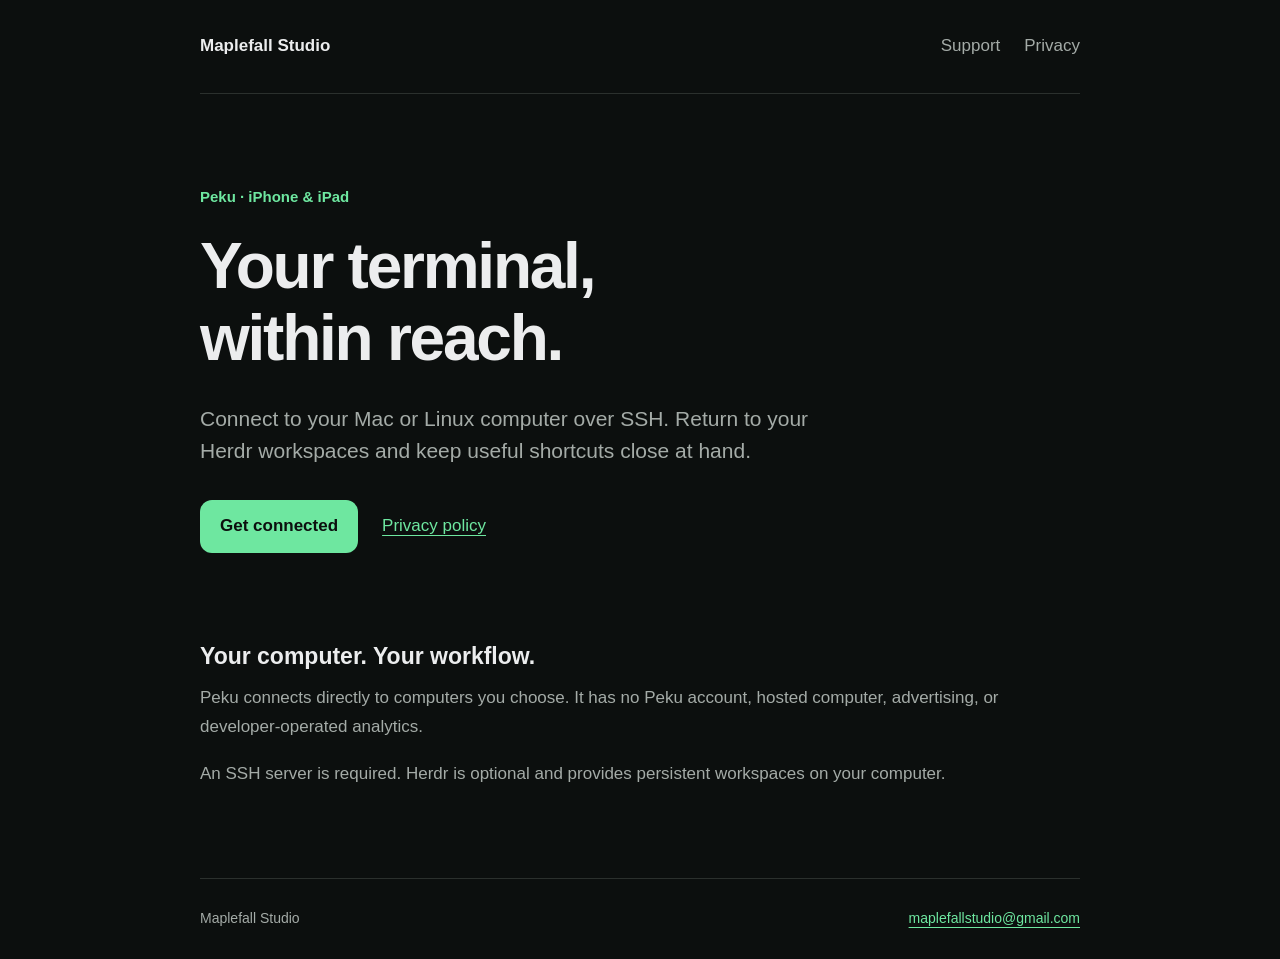
<file: index.html>
<!doctype html>
<html lang="en"><head><meta charset="utf-8"><meta name="viewport" content="width=device-width,initial-scale=1">
<title>Peku · Maplefall Studio</title><link rel="stylesheet" href="style.css"></head>
<body><header><a class="brand" href="index.html">Maplefall Studio</a><nav aria-label="Main navigation">
<a href="support/">Support</a><a href="privacy/">Privacy</a></nav></header>
<main><section class="hero"><p class="eyebrow">Peku · iPhone &amp; iPad</p>
<h1>Your terminal,<br>within reach.</h1><p class="lead">Connect to your Mac or Linux computer over SSH.
Return to your Herdr workspaces and keep useful shortcuts close at hand.</p>
<div class="actions"><a class="button" href="support/">Get connected</a><a href="privacy/">Privacy policy</a></div></section>
<section><h2>Your computer. Your workflow.</h2><p>Peku connects directly to computers you choose.
It has no Peku account, hosted computer, advertising, or developer-operated analytics.</p>
<p>An SSH server is required. Herdr is optional and provides persistent workspaces on your computer.</p></section></main><footer><span>Maplefall Studio</span><span><a href="mailto:maplefallstudio@gmail.com">maplefallstudio@gmail.com</a></span></footer></body></html>
</file>
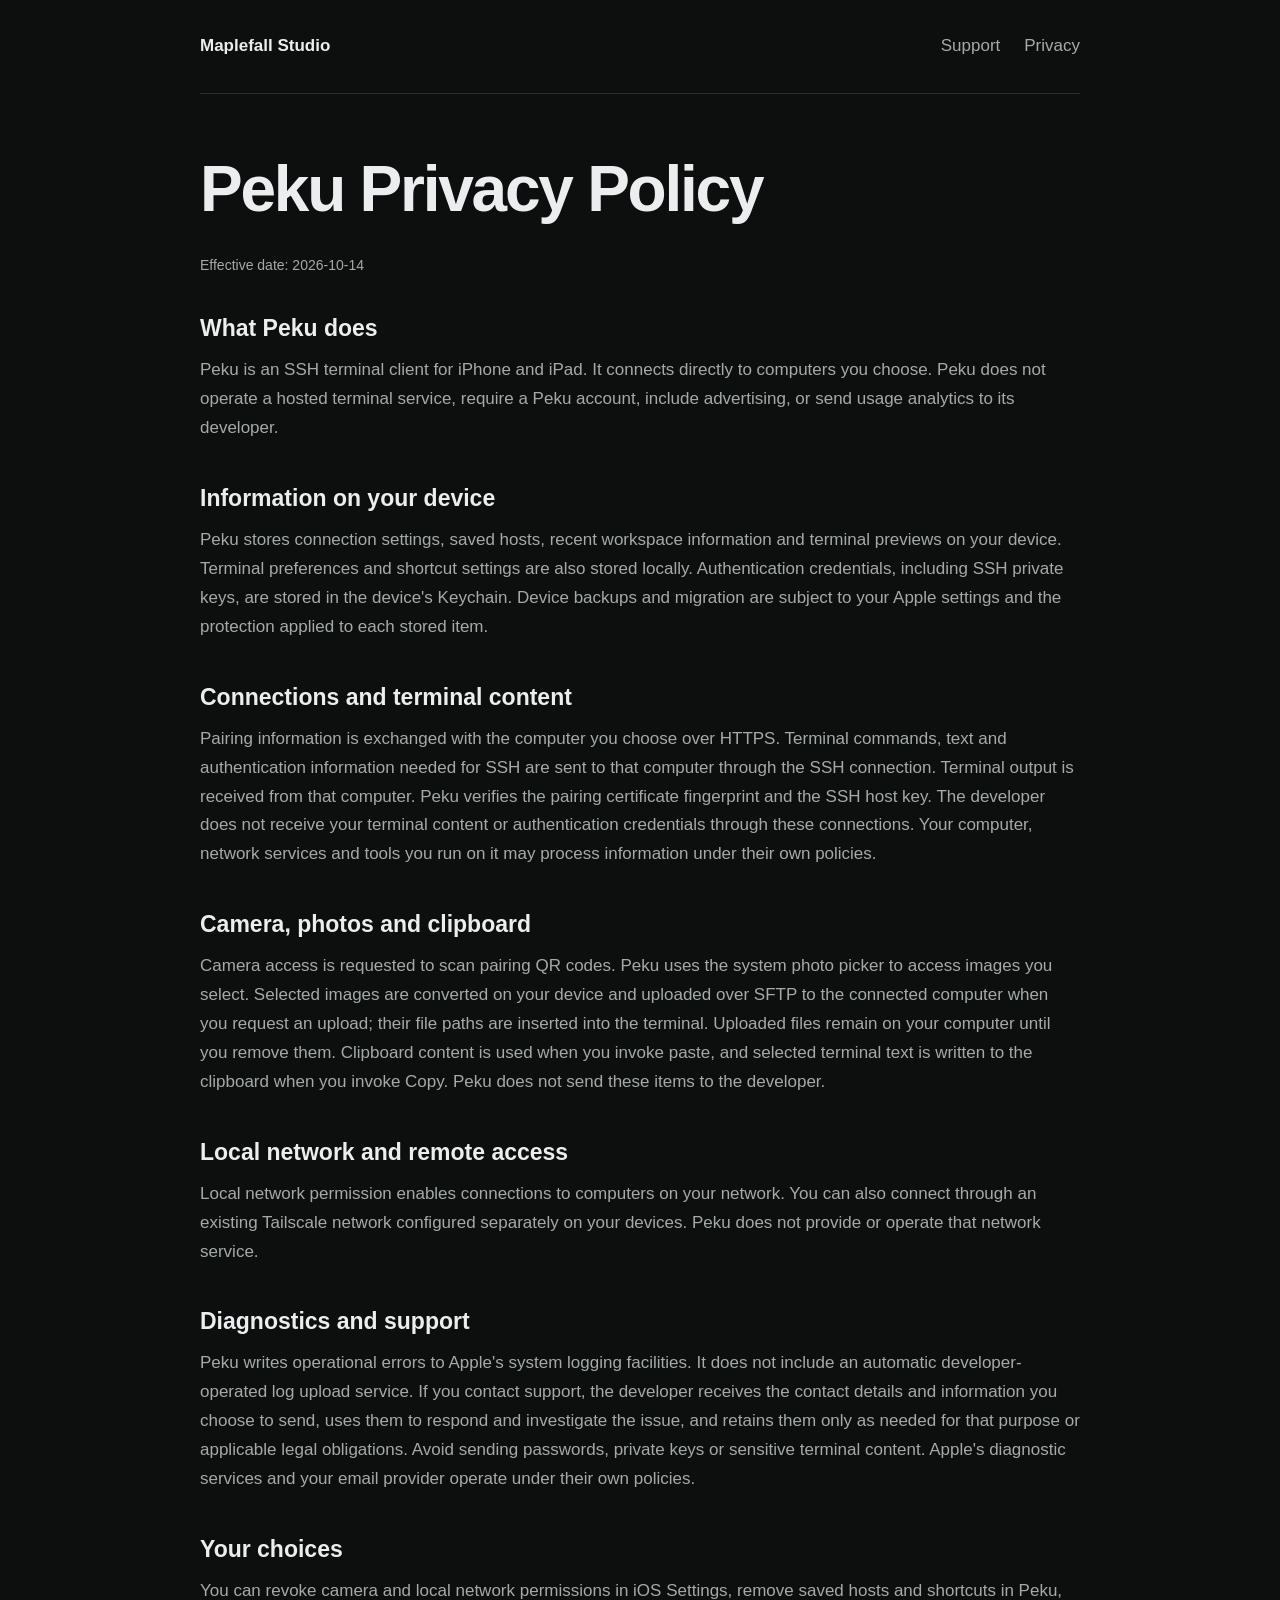
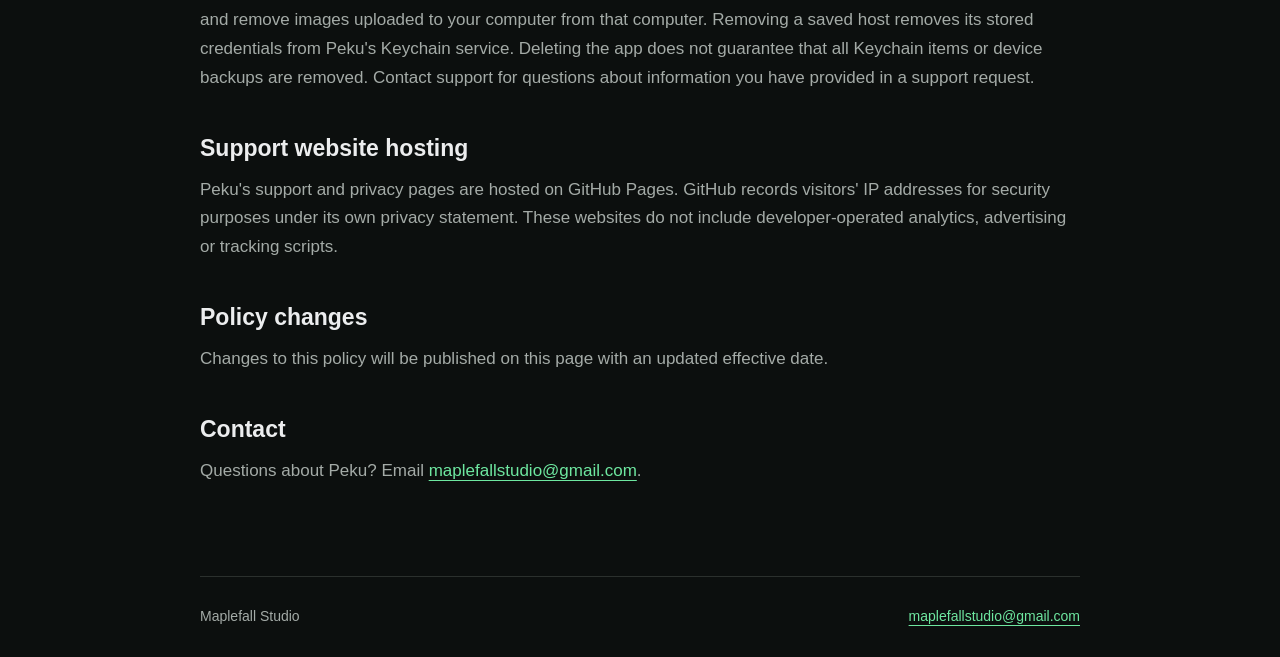
<file: privacy/index.html>
<!doctype html>
<html lang="en"><head><meta charset="utf-8"><meta name="viewport" content="width=device-width,initial-scale=1">
<title>Peku Privacy Policy · Maplefall Studio</title><link rel="stylesheet" href="../style.css"></head>
<body><header><a class="brand" href="../index.html">Maplefall Studio</a><nav aria-label="Main navigation">
<a href="../support/">Support</a><a href="../privacy/">Privacy</a></nav></header>
<main><h1>Peku Privacy Policy</h1><p class="meta">Effective date: 2026-10-14</p><section><h2>What Peku does</h2><p>Peku is an SSH terminal client for iPhone and iPad. It connects directly to computers you choose. Peku does not operate a hosted terminal service, require a Peku account, include advertising, or send usage analytics to its developer.</p></section><section><h2>Information on your device</h2><p>Peku stores connection settings, saved hosts, recent workspace information and terminal previews on your device. Terminal preferences and shortcut settings are also stored locally. Authentication credentials, including SSH private keys, are stored in the device&#x27;s Keychain. Device backups and migration are subject to your Apple settings and the protection applied to each stored item.</p></section><section><h2>Connections and terminal content</h2><p>Pairing information is exchanged with the computer you choose over HTTPS. Terminal commands, text and authentication information needed for SSH are sent to that computer through the SSH connection. Terminal output is received from that computer. Peku verifies the pairing certificate fingerprint and the SSH host key. The developer does not receive your terminal content or authentication credentials through these connections. Your computer, network services and tools you run on it may process information under their own policies.</p></section><section><h2>Camera, photos and clipboard</h2><p>Camera access is requested to scan pairing QR codes. Peku uses the system photo picker to access images you select. Selected images are converted on your device and uploaded over SFTP to the connected computer when you request an upload; their file paths are inserted into the terminal. Uploaded files remain on your computer until you remove them. Clipboard content is used when you invoke paste, and selected terminal text is written to the clipboard when you invoke Copy. Peku does not send these items to the developer.</p></section><section><h2>Local network and remote access</h2><p>Local network permission enables connections to computers on your network. You can also connect through an existing Tailscale network configured separately on your devices. Peku does not provide or operate that network service.</p></section><section><h2>Diagnostics and support</h2><p>Peku writes operational errors to Apple&#x27;s system logging facilities. It does not include an automatic developer-operated log upload service. If you contact support, the developer receives the contact details and information you choose to send, uses them to respond and investigate the issue, and retains them only as needed for that purpose or applicable legal obligations. Avoid sending passwords, private keys or sensitive terminal content. Apple&#x27;s diagnostic services and your email provider operate under their own policies.</p></section><section><h2>Your choices</h2><p>You can revoke camera and local network permissions in iOS Settings, remove saved hosts and shortcuts in Peku, and remove images uploaded to your computer from that computer. Removing a saved host removes its stored credentials from Peku&#x27;s Keychain service. Deleting the app does not guarantee that all Keychain items or device backups are removed. Contact support for questions about information you have provided in a support request.</p></section><section><h2>Support website hosting</h2><p>Peku&#x27;s support and privacy pages are hosted on GitHub Pages. GitHub records visitors&#x27; IP addresses for security purposes under its own privacy statement. These websites do not include developer-operated analytics, advertising or tracking scripts.</p></section><section><h2>Policy changes</h2><p>Changes to this policy will be published on this page with an updated effective date.</p></section><section><h2>Contact</h2><p>Questions about Peku? Email <a href="mailto:maplefallstudio@gmail.com">maplefallstudio@gmail.com</a>.</p></section></main><footer><span>Maplefall Studio</span><span><a href="mailto:maplefallstudio@gmail.com">maplefallstudio@gmail.com</a></span></footer></body></html>
</file>
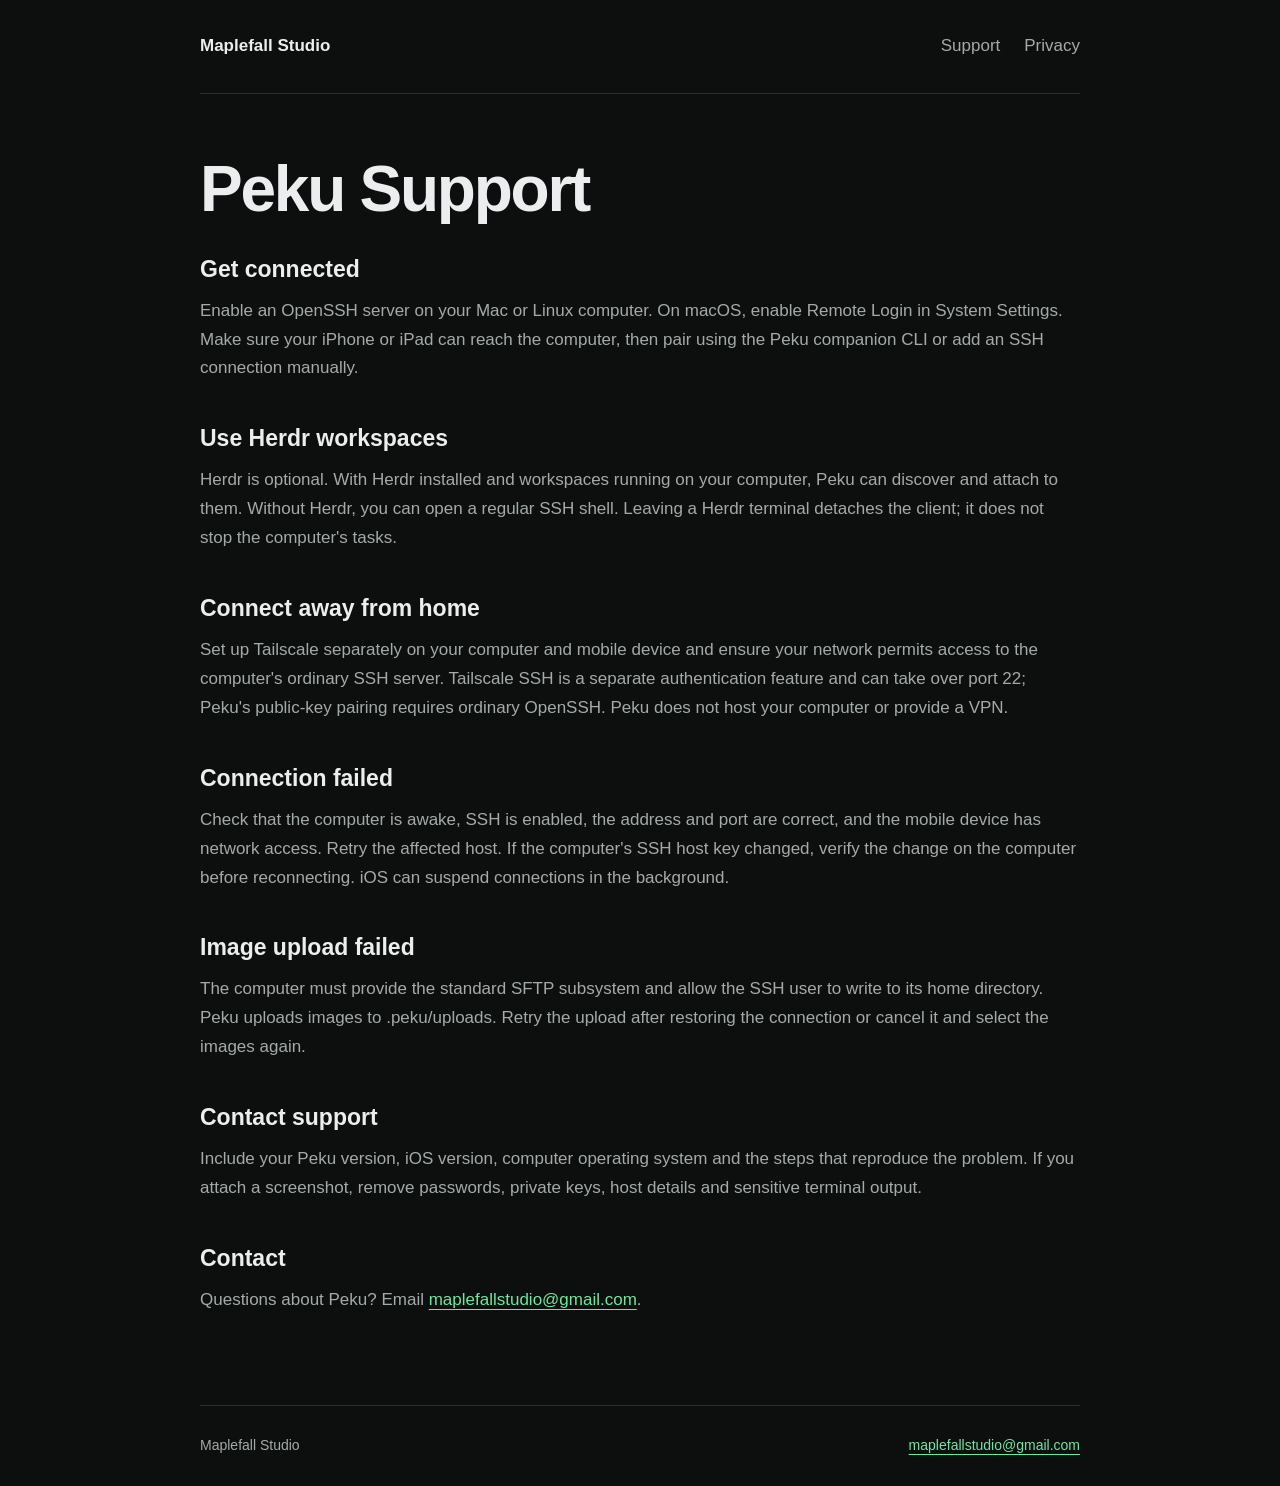
<file: support/index.html>
<!doctype html>
<html lang="en"><head><meta charset="utf-8"><meta name="viewport" content="width=device-width,initial-scale=1">
<title>Peku Support · Maplefall Studio</title><link rel="stylesheet" href="../style.css"></head>
<body><header><a class="brand" href="../index.html">Maplefall Studio</a><nav aria-label="Main navigation">
<a href="../support/">Support</a><a href="../privacy/">Privacy</a></nav></header>
<main><h1>Peku Support</h1><section><h2>Get connected</h2><p>Enable an OpenSSH server on your Mac or Linux computer. On macOS, enable Remote Login in System Settings. Make sure your iPhone or iPad can reach the computer, then pair using the Peku companion CLI or add an SSH connection manually.</p></section><section><h2>Use Herdr workspaces</h2><p>Herdr is optional. With Herdr installed and workspaces running on your computer, Peku can discover and attach to them. Without Herdr, you can open a regular SSH shell. Leaving a Herdr terminal detaches the client; it does not stop the computer&#x27;s tasks.</p></section><section><h2>Connect away from home</h2><p>Set up Tailscale separately on your computer and mobile device and ensure your network permits access to the computer&#x27;s ordinary SSH server. Tailscale SSH is a separate authentication feature and can take over port 22; Peku&#x27;s public-key pairing requires ordinary OpenSSH. Peku does not host your computer or provide a VPN.</p></section><section><h2>Connection failed</h2><p>Check that the computer is awake, SSH is enabled, the address and port are correct, and the mobile device has network access. Retry the affected host. If the computer&#x27;s SSH host key changed, verify the change on the computer before reconnecting. iOS can suspend connections in the background.</p></section><section><h2>Image upload failed</h2><p>The computer must provide the standard SFTP subsystem and allow the SSH user to write to its home directory. Peku uploads images to .peku/uploads. Retry the upload after restoring the connection or cancel it and select the images again.</p></section><section><h2>Contact support</h2><p>Include your Peku version, iOS version, computer operating system and the steps that reproduce the problem. If you attach a screenshot, remove passwords, private keys, host details and sensitive terminal output.</p></section><section><h2>Contact</h2><p>Questions about Peku? Email <a href="mailto:maplefallstudio@gmail.com">maplefallstudio@gmail.com</a>.</p></section></main><footer><span>Maplefall Studio</span><span><a href="mailto:maplefallstudio@gmail.com">maplefallstudio@gmail.com</a></span></footer></body></html>
</file>
<file: style.css>
:root { color-scheme: dark; --bg: #0c0f0e; --surface: #151719; --text: #ecedee; --muted: #a4aba7; --accent: #6ee7a0; }
* { box-sizing: border-box; }
body { margin: 0; background: var(--bg); color: var(--text); font: 17px/1.7 -apple-system, BlinkMacSystemFont, "Segoe UI", sans-serif; }
a { color: var(--accent); text-underline-offset: 4px; }
a:focus-visible { outline: 2px solid var(--accent); outline-offset: 5px; }
header, main, footer { width: min(880px, calc(100% - 48px)); margin-inline: auto; }
header { padding-block: 32px; display: flex; justify-content: space-between; gap: 24px; align-items: center; border-bottom: 1px solid #2b302d; }
.brand { color: var(--text); font-weight: 600; text-decoration: none; }
nav { display: flex; gap: 24px; }
nav a { color: var(--muted); text-decoration: none; }
main { padding-block: 60px 72px; }
h1 { font-size: clamp(36px, 7vw, 64px); line-height: 1.12; font-weight: 600; letter-spacing: -0.035em; margin: 0 0 28px; }
h2 { font-size: 23px; line-height: 1.35; margin: 0 0 12px; font-weight: 600; }
p { margin: 0 0 18px; color: var(--muted); }
section + section { margin-top: 40px; }
.eyebrow { color: var(--accent); font-size: 15px; font-weight: 600; margin-bottom: 22px; }
.hero { padding-block: 30px 48px; }
.lead { max-width: 650px; font-size: 21px; line-height: 1.55; }
.actions { display: flex; align-items: center; flex-wrap: wrap; gap: 24px; margin-top: 32px; }
.button { background: var(--accent); color: var(--bg); padding: 12px 20px; border-radius: 12px; text-decoration: none; font-weight: 600; }
.meta { font-size: 14px; margin-bottom: 36px; }
footer { padding-block: 28px; border-top: 1px solid #2b302d; color: var(--muted); display: flex; flex-wrap: wrap; gap: 12px 32px; justify-content: space-between; font-size: 14px; }
@media (max-width: 480px) { header, main, footer { width: calc(100% - 36px); } header { align-items: flex-start; flex-direction: column; gap: 14px; } main { padding-top: 40px; } .hero { padding-top: 12px; } }
</file>
